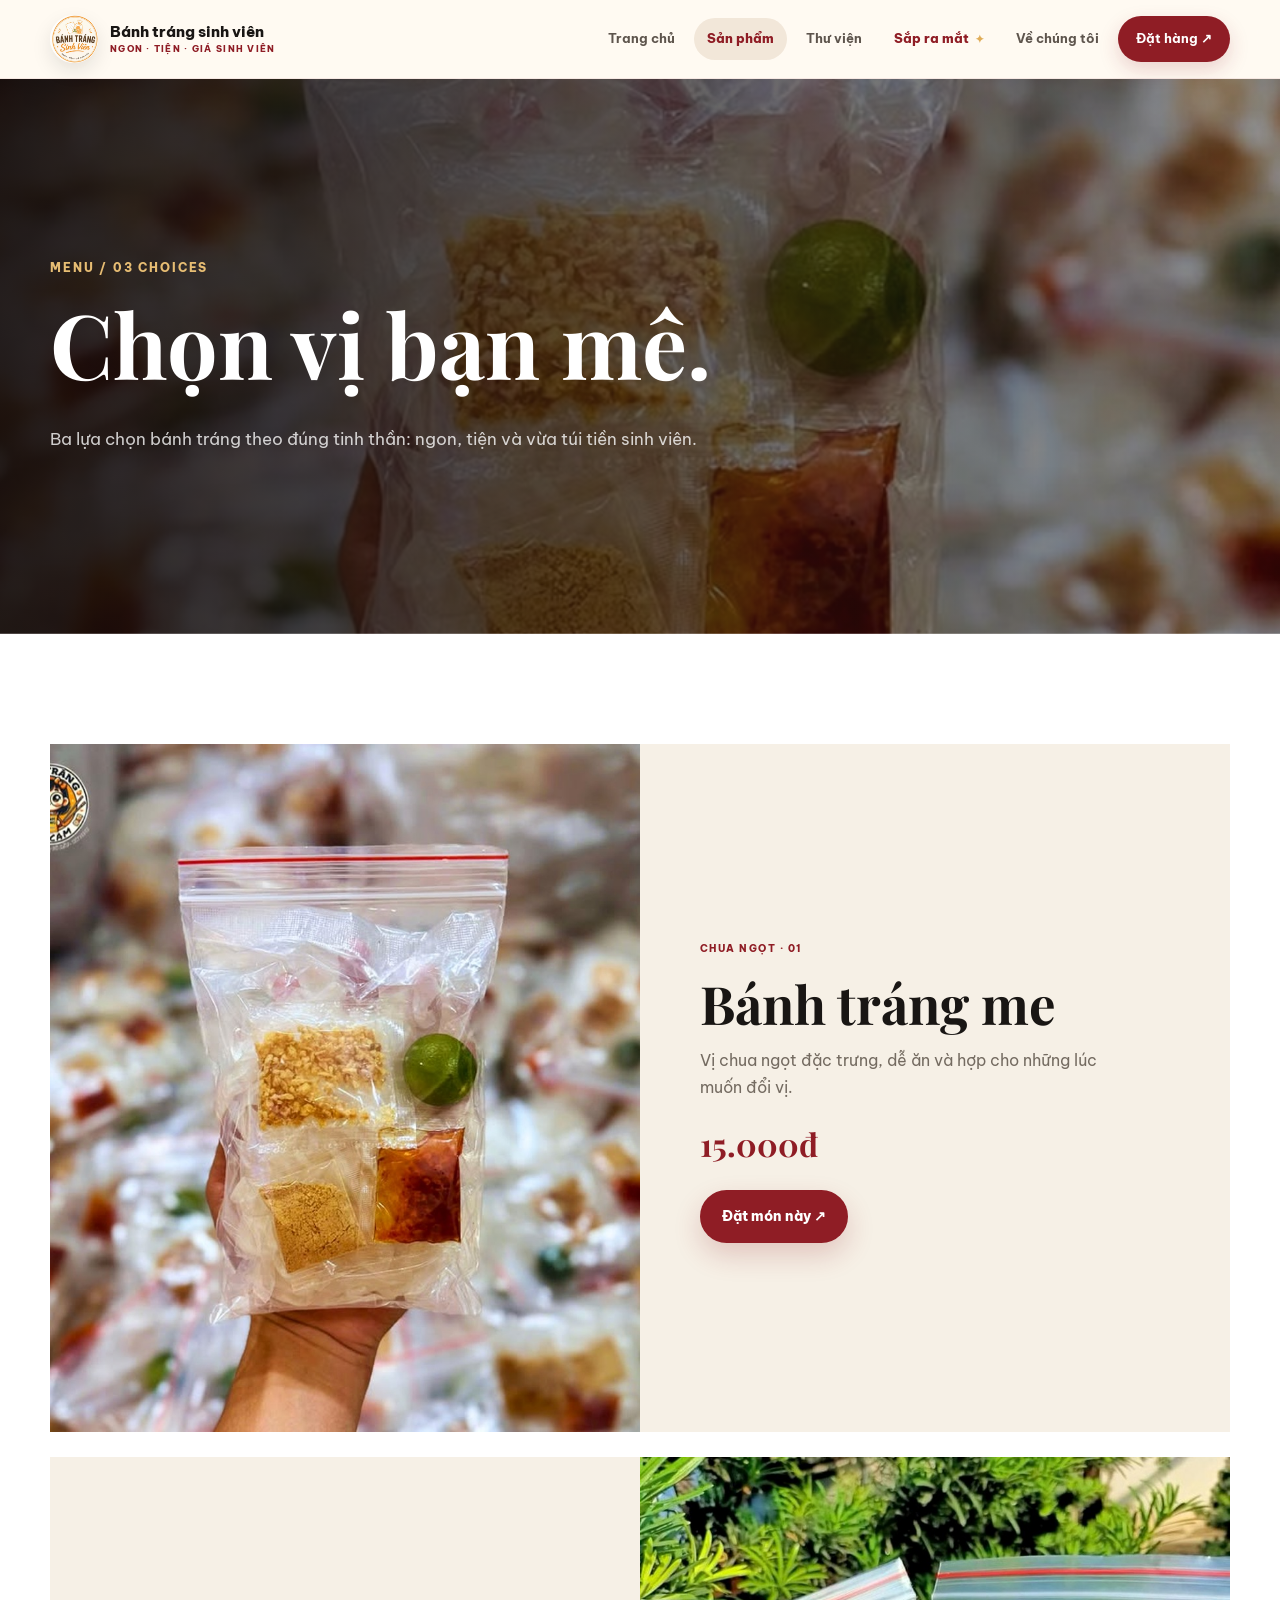
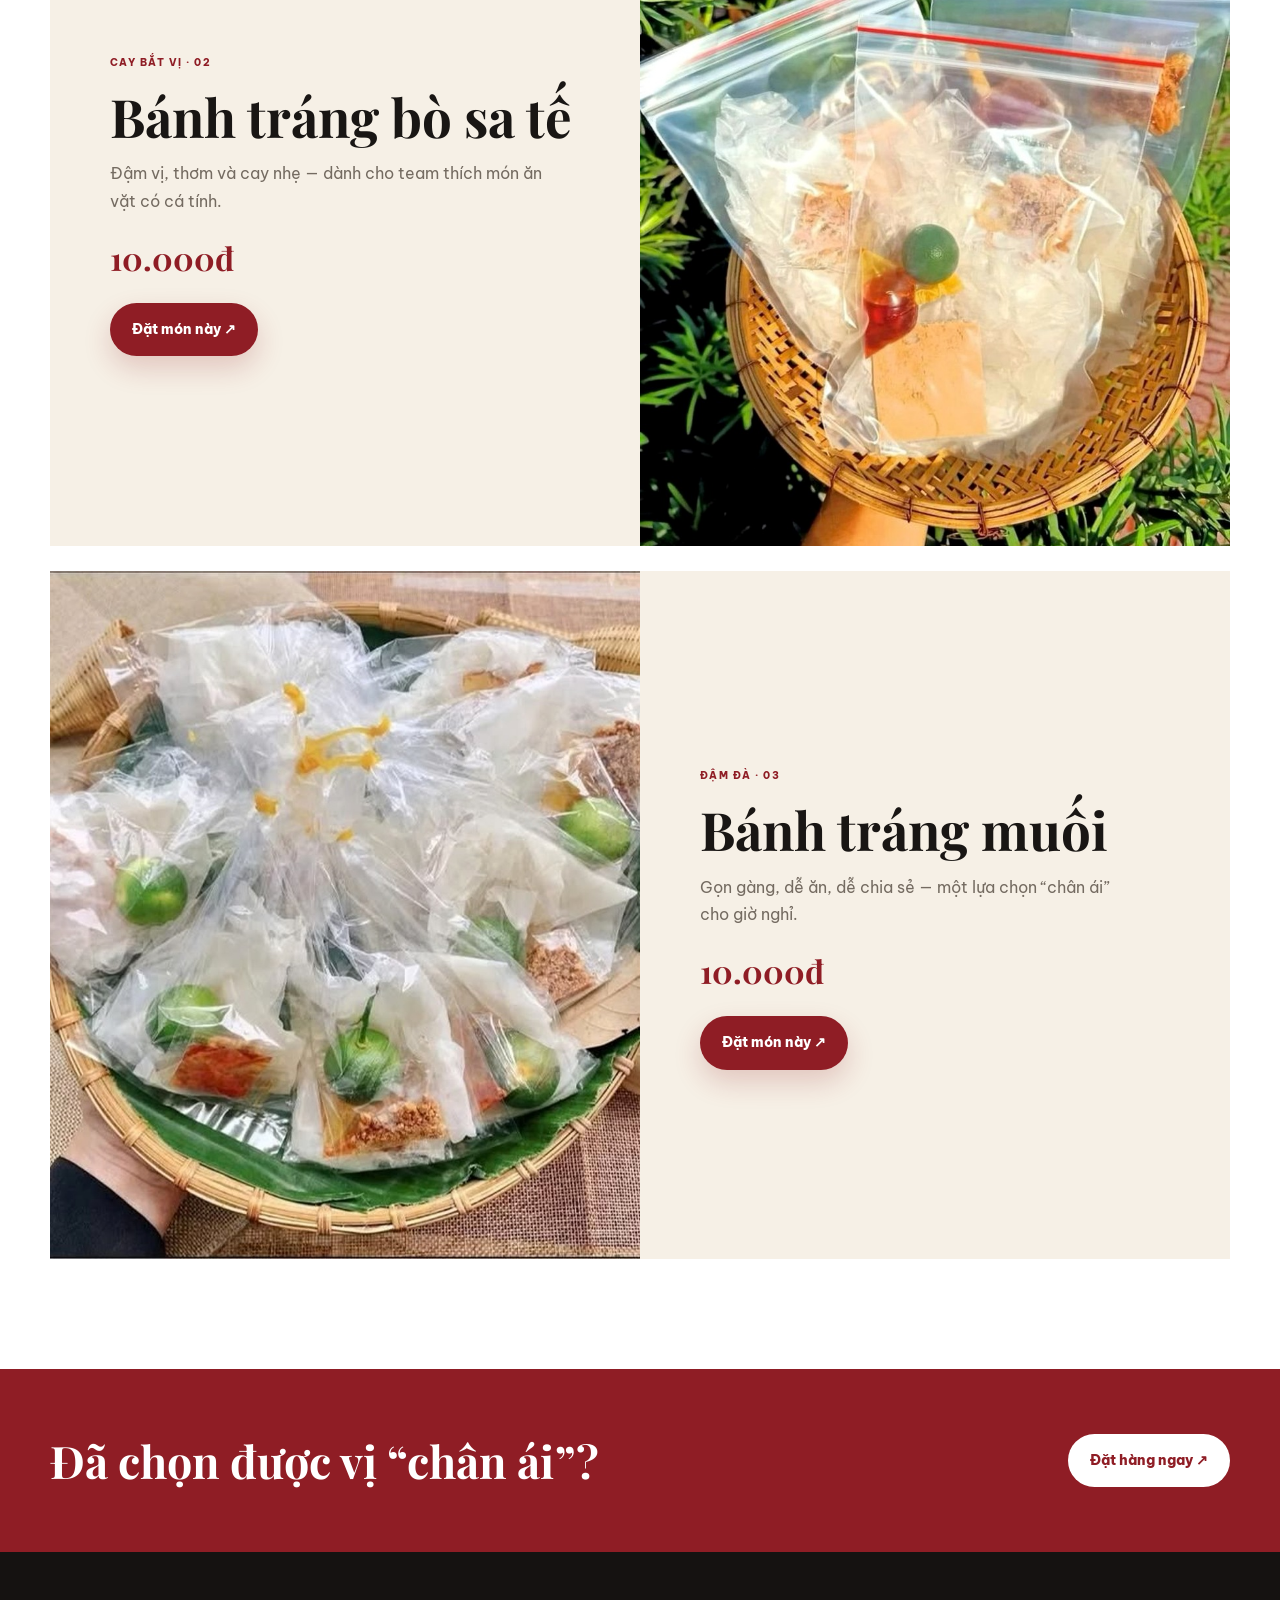
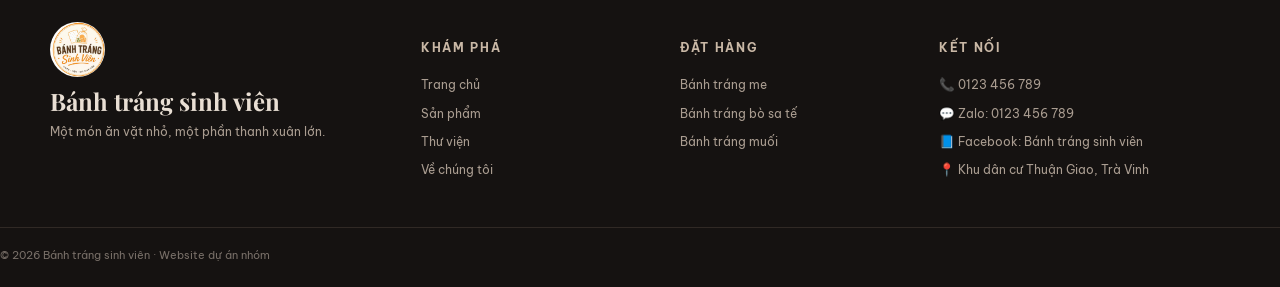
<file: dichvu.html>
<!doctype html><html lang="vi"><head><meta charset="UTF-8"><meta name="viewport" content="width=device-width, initial-scale=1.0"><meta name="theme-color" content="#8f1d25"><link rel="preconnect" href="https://fonts.googleapis.com"><link rel="preconnect" href="https://fonts.gstatic.com" crossorigin><link href="https://fonts.googleapis.com/css2?family=Be+Vietnam+Pro:wght@400;500;600;700;800&family=Playfair+Display:wght@600;700;800&display=swap" rel="stylesheet"><link rel="stylesheet" href="styles.css"><title>Sản phẩm | Bánh Tráng Sinh Viên</title></head><body class="inner-page"><header class="header" id="top"><div class="container nav"><a class="brand" href="index.html"><img src="logo.jpg" alt="Logo Bánh tráng sinh viên"><span>Bánh tráng sinh viên<small>NGON · TIỆN · GIÁ SINH VIÊN</small></span></a><button class="menu-toggle" id="menuToggle" aria-label="Mở menu">☰</button><nav class="nav-links" id="navLinks"><a href="index.html">Trang chủ</a><a href="dichvu.html">Sản phẩm</a><a href="thuvien.html">Thư viện</a><a href="sap-ra-mat.html" class="nav-new">Sắp ra mắt <span>✦</span></a><a href="gioithieu.html">Về chúng tôi</a><a href="dathang.html" class="nav-order">Đặt hàng <span>↗</span></a></nav></div></header><main><section class="page-hero page-hero-dichvu"><div class="container reveal"><span class="eyebrow">MENU / 03 CHOICES</span><h1>Chọn vị bạn mê.</h1><p>Ba lựa chọn bánh tráng theo đúng tinh thần: ngon, tiện và vừa túi tiền sinh viên.</p></div></section><section class="product-list section-pad"><div class="container product-list-grid"><article class="product-detail reveal"><img src="menu-me.jpg" alt="Bánh tráng me"><div><span class="tag">CHUA NGỌT · 01</span><h2>Bánh tráng me</h2><p>Vị chua ngọt đặc trưng, dễ ăn và hợp cho những lúc muốn đổi vị.</p><strong>15.000đ</strong><a class="btn btn-primary" href="dathang.html?mon=me">Đặt món này ↗</a></div></article><article class="product-detail reverse reveal"><img src="menu-sate.jpg" alt="Bánh tráng bò sa tế"><div><span class="tag">CAY BẮT VỊ · 02</span><h2>Bánh tráng bò sa tế</h2><p>Đậm vị, thơm và cay nhẹ — dành cho team thích món ăn vặt có cá tính.</p><strong>10.000đ</strong><a class="btn btn-primary" href="dathang.html?mon=bo-sa-te">Đặt món này ↗</a></div></article><article class="product-detail reveal"><img src="menu-muoi.jpg" alt="Bánh tráng muối"><div><span class="tag">ĐẬM ĐÀ · 03</span><h2>Bánh tráng muối</h2><p>Gọn gàng, dễ ăn, dễ chia sẻ — một lựa chọn “chân ái” cho giờ nghỉ.</p><strong>10.000đ</strong><a class="btn btn-primary" href="dathang.html?mon=muoi">Đặt món này ↗</a></div></article></div></section><section class="cta-band"><div class="container"><h2>Đã chọn được vị “chân ái”?</h2><a class="btn btn-light" href="dathang.html">Đặt hàng ngay ↗</a></div></section></main><footer><div class="container footer-grid"><div class="footer-brand"><img src="logo.jpg" alt="Logo"><h3>Bánh tráng sinh viên</h3><p>Một món ăn vặt nhỏ, một phần thanh xuân lớn.</p></div><div><h4>Khám phá</h4><a href="index.html">Trang chủ</a><a href="dichvu.html">Sản phẩm</a><a href="thuvien.html">Thư viện</a><a href="gioithieu.html">Về chúng tôi</a></div><div><h4>Đặt hàng</h4><a href="dathang.html?mon=me">Bánh tráng me</a><a href="dathang.html?mon=bo-sa-te">Bánh tráng bò sa tế</a><a href="dathang.html?mon=muoi">Bánh tráng muối</a></div><div><h4>Kết nối</h4><p>📞 0123 456 789</p><p>💬 Zalo: 0123 456 789</p><p>📘 Facebook: Bánh tráng sinh viên</p><p>📍 Khu dân cư Thuận Giao, Trà Vinh</p></div></div><div class="copyright">© 2026 Bánh tráng sinh viên · Website dự án nhóm</div></footer><a class="backtop" id="backTop" href="#top" aria-label="Lên đầu trang">↑</a><script>const menuToggle=document.getElementById('menuToggle'),navLinks=document.getElementById('navLinks');if(menuToggle&&navLinks){menuToggle.addEventListener('click',()=>{navLinks.classList.toggle('active');menuToggle.textContent=navLinks.classList.contains('active')?'✕':'☰'});document.querySelectorAll('.nav-links a').forEach(a=>a.addEventListener('click',()=>{navLinks.classList.remove('active');menuToggle.textContent='☰'}))}const current=location.pathname.split('/').pop()||'index.html';document.querySelectorAll('.nav-links a').forEach(a=>{if(a.getAttribute('href').split('?')[0]===current)a.classList.add('active')});const io=new IntersectionObserver(es=>es.forEach(e=>{if(e.isIntersecting)e.target.classList.add('visible')}),{threshold:.1});document.querySelectorAll('.reveal').forEach(e=>io.observe(e));const bt=document.getElementById('backTop');window.addEventListener('scroll',()=>bt&&bt.classList.toggle('show',scrollY>600));bt&&bt.addEventListener('click',e=>{e.preventDefault();scrollTo({top:0,behavior:'smooth'})});</script></body></html>
</file>
<file: styles.css>
:root{--red:#8f1d25;--red2:#b52b35;--cream:#f6f0e6;--paper:#fffaf2;--ink:#191614;--muted:#746b61;--gold:#c8923d;--line:#e4d8c9;--lime:#d7e37b;--shadow:0 20px 55px rgba(52,25,18,.10)}*{box-sizing:border-box}html{scroll-behavior:smooth}body{margin:0;background:var(--paper);color:var(--ink);font-family:'Be Vietnam Pro',sans-serif;line-height:1.7}a{text-decoration:none;color:inherit}img{display:block;max-width:100%}.container{width:min(1180px,calc(100% - 40px));margin:auto}.header{position:sticky;top:0;z-index:100;background:rgba(255,250,242,.92);backdrop-filter:blur(18px);border-bottom:1px solid rgba(143,29,37,.08)}.nav{min-height:78px;display:flex;align-items:center;justify-content:space-between;gap:24px}.brand{display:flex;align-items:center;gap:12px;font-weight:800}.brand img{width:48px;height:48px;object-fit:cover;border-radius:50%;box-shadow:0 8px 20px rgba(0,0,0,.1)}.brand span{font-size:.95rem;line-height:1.15}.brand small{display:block;font-size:.57rem;letter-spacing:.14em;color:var(--red);margin-top:4px}.nav-links{display:flex;align-items:center;gap:6px}.nav-links a{padding:10px 13px;border-radius:999px;font-size:.83rem;font-weight:700;color:#5e554d;transition:.25s}.nav-links a:hover,.nav-links a.active{color:var(--red);background:#f2e7d9}.nav-links .nav-order{background:var(--red);color:#fff;padding:12px 18px;box-shadow:0 8px 20px rgba(143,29,37,.18)}.nav-order:hover{background:var(--red2)!important;color:#fff!important;transform:translateY(-2px)}.menu-toggle{display:none;border:0;background:none;font-size:1.7rem;color:var(--red)}.hero{position:relative;overflow:hidden;background:var(--cream);padding:70px 0 90px}.hero-glow{position:absolute;width:480px;height:480px;background:rgba(215,227,123,.25);border-radius:50%;filter:blur(2px);right:-120px;top:-150px}.hero-grid{display:grid;grid-template-columns:1.02fr .98fr;gap:70px;align-items:center}.kicker,.eyebrow{font-size:.72rem;font-weight:800;letter-spacing:.16em;color:var(--red)}.kicker{display:flex;align-items:center;gap:9px}.kicker span{width:28px;height:2px;background:var(--red)}h1,h2,h3{font-family:'Playfair Display',serif;line-height:1.05;margin:0}.hero h1{font-size:clamp(4rem,7vw,7rem);letter-spacing:-.055em;margin:20px 0}.hero h1 em,h2 em{font-style:italic;color:var(--red)}.hero-lead{max-width:580px;color:var(--muted);font-size:1.02rem}.hero-actions{display:flex;gap:12px;flex-wrap:wrap;margin:28px 0 34px}.btn{display:inline-flex;align-items:center;justify-content:center;gap:8px;padding:14px 21px;border-radius:999px;font-weight:800;font-size:.85rem;border:1px solid transparent;transition:.25s;cursor:pointer}.btn-primary{background:var(--red);color:#fff;box-shadow:0 12px 28px rgba(143,29,37,.2)}.btn-primary:hover{transform:translateY(-3px);background:var(--red2);box-shadow:0 16px 32px rgba(143,29,37,.25)}.btn-ghost{border-color:#cfc1b1;background:rgba(255,255,255,.5)}.btn-ghost:hover{border-color:var(--red);color:var(--red);transform:translateY(-2px)}.btn-dark{background:var(--ink);color:#fff}.btn-light{background:#fff;color:var(--red)}.hero-proof{display:flex;gap:0;border-top:1px solid #d8ccbc;padding-top:20px}.hero-proof div{padding-right:30px;margin-right:30px;border-right:1px solid #d8ccbc}.hero-proof div:last-child{border:0}.hero-proof b{display:block;font-family:'Playfair Display';font-size:1.7rem}.hero-proof span{display:block;color:var(--muted);font-size:.72rem}.hero-art{position:relative}.art-frame{position:relative;background:#fff;padding:13px;transform:rotate(2deg);box-shadow:var(--shadow)}.art-frame img{aspect-ratio:1/1;object-fit:cover}.art-label{position:absolute;left:26px;bottom:26px;background:rgba(255,250,242,.92);padding:10px 14px;min-width:160px;box-shadow:0 10px 25px rgba(0,0,0,.1)}.art-label span{display:block;font-size:.55rem;letter-spacing:.16em;color:var(--red);font-weight:800}.art-label b{font-size:.85rem}.floating-note{position:absolute;background:#fff;padding:14px 17px;box-shadow:var(--shadow);border-radius:14px}.floating-note small{display:block;color:var(--muted);font-size:.67rem}.floating-note b{font-size:.85rem}.note-a{left:-34px;top:17%;transform:rotate(-4deg)}.note-a span{color:var(--red);margin-right:7px}.note-b{right:-22px;bottom:8%;transform:rotate(4deg)}.note-b b{font-family:'Playfair Display';font-size:1.45rem;color:var(--red)}.ticker{overflow:hidden;background:var(--red);color:#fff;padding:13px 0;white-space:nowrap}.ticker div{width:max-content;animation:marquee 28s linear infinite;font-size:.75rem;font-weight:800;letter-spacing:.16em}.ticker i{color:var(--lime);font-style:normal;margin:0 18px}@keyframes marquee{to{transform:translateX(-35%)}}.section-pad{padding:110px 0}.intro{background:#fff}.intro-grid,.visual-grid{display:grid;grid-template-columns:1fr 1fr;gap:90px;align-items:end}.intro h2,.section-top h2,.visual h2{font-size:clamp(2.8rem,5vw,5rem);margin-top:16px}.intro-copy{max-width:540px}.intro-copy p,.section-top>p,.visual-copy>p{color:var(--muted);font-size:1rem}.text-link{display:inline-flex;gap:12px;color:var(--red);font-weight:800;margin-top:16px}.text-link span{transition:.2s}.text-link:hover span{transform:translateX(5px)}.menu{background:var(--cream)}.section-top{display:flex;justify-content:space-between;gap:50px;align-items:end;margin-bottom:42px}.section-top>p{max-width:460px}.menu-grid{display:grid;grid-template-columns:1.12fr 1fr 1fr;gap:18px}.menu-card{background:#fff;border:1px solid var(--line);box-shadow:0 10px 35px rgba(52,25,18,.05);transition:.3s;overflow:hidden}.menu-card:hover{transform:translateY(-8px);box-shadow:var(--shadow)}.menu-photo{position:relative;overflow:hidden}.menu-photo img{width:100%;aspect-ratio:4/4.7;object-fit:cover;transition:.5s}.menu-card:hover .menu-photo img{transform:scale(1.04)}.menu-number{position:absolute;top:14px;left:14px;width:38px;height:38px;border-radius:50%;display:grid;place-items:center;background:#fff;font-weight:800;color:var(--red);font-size:.75rem}.menu-body{padding:25px}.tag{font-size:.62rem;letter-spacing:.15em;font-weight:800;color:var(--red)}.menu-body h3{font-size:1.65rem;margin:9px 0}.menu-body p{color:var(--muted);font-size:.82rem;min-height:72px}.menu-body>div{display:flex;align-items:center;justify-content:space-between;gap:10px;border-top:1px solid var(--line);padding-top:18px}.price{font-family:'Playfair Display';font-size:1.35rem}.menu-body a{font-weight:800;color:var(--red);font-size:.78rem}.why{background:#fff}.why-grid{display:grid;grid-template-columns:repeat(3,1fr);gap:16px}.why-card{border:1px solid var(--line);padding:34px;min-height:230px;display:flex;flex-direction:column;justify-content:space-between;transition:.3s}.why-card:hover{transform:translateY(-6px);box-shadow:var(--shadow)}.why-card span{font-family:'Playfair Display';font-size:2rem;color:#b9aa98}.why-card strong{font-family:'Playfair Display';font-size:1.5rem}.why-card p{color:var(--muted);font-size:.82rem;margin:0}.why-card.dark{background:var(--red);color:#fff;border-color:var(--red)}.why-card.dark span{color:#e9a9ad}.why-card.dark p{color:#f2dadd}.visual{background:#f0e8dc}.visual-copy{align-self:center}.visual-collage{display:grid;grid-template-columns:1.15fr .85fr;gap:12px}.visual-collage img{width:100%;height:100%;object-fit:cover;box-shadow:0 14px 35px rgba(0,0,0,.12)}.visual-collage .v1{grid-row:span 2;min-height:560px}.visual-collage .v2,.visual-collage .v3{min-height:270px}.story-strip{background:var(--red);color:#fff;padding:80px 0}.story-strip-inner{display:flex;align-items:end;justify-content:space-between;gap:30px}.story-strip .eyebrow{color:#f0bfc3}.story-strip h2{font-size:clamp(2.6rem,5vw,4.5rem);margin-top:14px}.reviews{background:var(--paper)}.review-grid{display:grid;grid-template-columns:repeat(3,1fr);gap:18px}.review{background:#fff;border:1px solid var(--line);padding:30px;box-shadow:0 10px 30px rgba(52,25,18,.04)}.stars{color:#c8923d;letter-spacing:.1em}.review p{font-family:'Playfair Display';font-size:1.1rem;line-height:1.45}.review b,.review small{display:block}.review small{color:var(--muted);font-size:.72rem}.final-cta{padding:30px 0 110px}.final-box{background:var(--cream);border:1px solid var(--line);padding:60px;display:flex;justify-content:space-between;align-items:center;gap:30px}.final-box h2{font-size:clamp(2.5rem,4vw,4rem);margin:12px 0}.final-box p{color:var(--muted)}footer{background:#151211;color:#e9dfd4;padding:70px 0 22px}.footer-grid{display:grid;grid-template-columns:1.5fr 1fr 1fr 1.3fr;gap:35px}.footer-brand img{width:55px;height:55px;object-fit:cover;border-radius:50%;margin-bottom:12px}.footer-grid h3{font-family:'Playfair Display';font-size:1.5rem}.footer-grid h4{font-size:.75rem;text-transform:uppercase;letter-spacing:.14em;color:#c9b8a6}.footer-grid a,.footer-grid p{display:block;color:#aa9d91;font-size:.78rem;margin:7px 0}.footer-grid a:hover{color:#fff}.copyright{border-top:1px solid #302925;margin-top:40px;padding-top:18px;color:#786f68;font-size:.68rem}.backtop{position:fixed;right:22px;bottom:22px;width:44px;height:44px;border-radius:50%;background:var(--red);color:#fff;display:grid;place-items:center;opacity:0;pointer-events:none;transform:translateY(10px);transition:.25s;z-index:90}.backtop.show{opacity:1;pointer-events:auto;transform:none}.reveal{opacity:0;transform:translateY(22px);transition:opacity .7s ease,transform .7s ease}.reveal.visible{opacity:1;transform:none}.page-hero{background:var(--cream);padding:105px 0 90px}.page-hero h1{font-size:clamp(3.5rem,7vw,6rem);margin:18px 0}.page-hero p{max-width:620px;color:var(--muted);font-size:1.05rem}.product-list{background:#fff}.product-list-grid{display:flex;flex-direction:column;gap:25px}.product-detail{display:grid;grid-template-columns:1fr 1fr;min-height:520px;background:var(--cream);align-items:center}.product-detail.reverse img{order:2}.product-detail img{width:100%;height:100%;min-height:520px;object-fit:cover}.product-detail>div{padding:60px}.product-detail h2{font-size:3.3rem;margin:15px 0}.product-detail p{color:var(--muted);max-width:440px}.product-detail strong{display:block;font-family:'Playfair Display';font-size:1.8rem;margin:25px 0}.cta-band{background:var(--red);color:#fff;padding:65px 0}.cta-band .container{display:flex;justify-content:space-between;align-items:center;gap:25px}.cta-band h2{font-size:2.8rem}.gallery-head{padding-bottom:70px}.gallery-wall{display:grid;grid-template-columns:repeat(12,1fr);grid-auto-rows:120px;gap:14px}.tile{position:relative;margin:0;overflow:hidden;background:#ddd}.tile img{width:100%;height:100%;object-fit:cover;transition:.5s}.tile:hover img{transform:scale(1.04)}.tile:after{content:'';position:absolute;inset:0;background:linear-gradient(transparent 55%,rgba(0,0,0,.55));pointer-events:none}.tile figcaption{position:absolute;left:18px;right:18px;bottom:16px;color:#fff;z-index:2;font-size:.7rem;font-weight:800;letter-spacing:.12em;display:flex;justify-content:space-between}.tile figcaption span{color:#f0c2c5}.t1{grid-column:span 7;grid-row:span 5}.t2{grid-column:span 5;grid-row:span 3}.t3{grid-column:span 5;grid-row:span 4}.t4{grid-column:span 4;grid-row:span 4}.t5{grid-column:span 8;grid-row:span 4}.t6{grid-column:span 4;grid-row:span 3}.t7{grid-column:span 4;grid-row:span 3}.t8{grid-column:span 4;grid-row:span 3}.t9{grid-column:span 4;grid-row:span 3}.gallery-note{padding-top:24px;color:var(--muted);font-size:.75rem}.gallery-note span{color:var(--red)}.about{background:#fff}.about-grid{display:grid;grid-template-columns:.9fr 1.1fr;gap:80px;align-items:center}.about-photo{background:var(--cream);padding:14px}.about-photo img{width:100%;aspect-ratio:4/5;object-fit:cover}.about-photo span{display:block;text-align:center;padding:14px 0 3px;font-size:.65rem;font-weight:800;letter-spacing:.14em;color:var(--red)}.about-copy h2{font-size:3.5rem;margin:16px 0 24px}.about-copy>p{color:var(--muted)}.values{display:grid;grid-template-columns:repeat(3,1fr);gap:12px;margin-top:30px}.values>div{border-top:2px solid var(--red);padding-top:13px}.values b{color:var(--red);font-size:.7rem}.values strong{display:block;margin:6px 0}.values p{font-size:.73rem;color:var(--muted);margin:0}.quote-section{background:var(--red);color:#fff;padding:110px 0}.quote-section .eyebrow{color:#f1bfc3}.quote-section blockquote{font-family:'Playfair Display';font-size:clamp(3rem,6vw,6rem);line-height:1.05;max-width:900px;margin:20px 0}.quote-section p{color:#f0d9db}.order{background:#fff}.order-grid{display:grid;grid-template-columns:1fr 1fr;gap:24px}.order-side,.order-form{background:var(--cream);padding:45px}.order-highlight h2{font-size:2.8rem;margin:12px 0}.order-highlight>span{color:var(--red);font-size:1.5rem}.order-highlight p{color:var(--muted)}.contact-list{margin:35px 0}.contact-list div{display:flex;justify-content:space-between;gap:15px;border-top:1px solid var(--line);padding:14px 0;font-size:.78rem}.contact-list span{color:var(--muted);text-align:right}.map-wrap{height:220px;overflow:hidden}.map-wrap iframe{width:100%;height:100%;border:0}.order-form{display:flex;flex-direction:column;gap:15px}.form-title h2{font-size:2.4rem;margin:12px 0 20px}.order-form label{font-size:.75rem;font-weight:800}.order-form input,.order-form select,.order-form textarea{display:block;width:100%;margin-top:7px;border:1px solid #d8cbbb;background:#fffaf5;padding:13px 14px;font:inherit;font-size:.8rem;outline:none}.order-form input:focus,.order-form select:focus,.order-form textarea:focus{border-color:var(--red);box-shadow:0 0 0 3px rgba(143,29,37,.08)}.order-form textarea{min-height:110px;resize:vertical}.form-note{font-size:.65rem;color:var(--muted)}.success{position:fixed;right:20px;top:95px;background:#fff;padding:18px 22px;box-shadow:var(--shadow);border-left:4px solid var(--red);z-index:300;opacity:0;transform:translateX(30px);transition:.3s}.success.show{opacity:1;transform:none}.success b,.success span{display:block}.success span{font-size:.75rem;color:var(--muted);margin-top:4px}@media(max-width:900px){.hero-grid,.intro-grid,.visual-grid,.about-grid,.order-grid{grid-template-columns:1fr}.hero{padding-top:50px}.hero-art{max-width:620px;margin:10px auto 0}.menu-grid,.review-grid,.why-grid{grid-template-columns:1fr 1fr}.menu-card.featured{grid-row:span 1}.footer-grid{grid-template-columns:1fr 1fr}.product-detail{grid-template-columns:1fr}.product-detail.reverse img{order:0}.product-detail img{min-height:380px}.gallery-wall{grid-template-columns:1fr 1fr;grid-auto-rows:230px}.t1,.t2,.t3,.t4,.t5{grid-column:span 1;grid-row:span 1}.t1{grid-column:span 2}.t6,.t7,.t8,.t9{grid-column:span 1;grid-row:span 1}.section-top{align-items:start;flex-direction:column;gap:10px}.values{grid-template-columns:1fr}.story-strip-inner,.cta-band .container,.final-box{flex-direction:column;align-items:flex-start}.final-box{padding:40px}.visual-collage .v1{min-height:480px}}@media(max-width:680px){.container{width:min(100% - 28px,1180px)}.nav{min-height:70px}.menu-toggle{display:block}.nav-links{position:absolute;top:70px;left:14px;right:14px;display:none;flex-direction:column;align-items:stretch;background:#fffaf2;border:1px solid var(--line);padding:10px;box-shadow:var(--shadow)}.nav-links.active{display:flex}.nav-links a{border-radius:10px}.nav-links .nav-order{text-align:center}.brand span{font-size:.82rem}.hero h1{font-size:3.6rem}.hero-proof div{padding-right:15px;margin-right:15px}.hero-proof b{font-size:1.35rem}.note-a{left:-8px}.note-b{right:-8px}.section-pad{padding:75px 0}.menu-grid,.review-grid,.why-grid,.footer-grid{grid-template-columns:1fr}.section-top h2,.visual h2,.about-copy h2{font-size:3rem}.visual-collage{grid-template-columns:1fr 1fr}.visual-collage .v1{grid-row:auto;grid-column:span 2;min-height:300px}.visual-collage .v2,.visual-collage .v3{min-height:220px}.page-hero{padding:70px 0 60px}.page-hero h1{font-size:3.5rem}.product-detail>div,.order-side,.order-form{padding:28px}.product-detail h2{font-size:2.7rem}.product-detail img{min-height:330px}.gallery-wall{grid-template-columns:1fr 1fr;grid-auto-rows:210px}.t1{grid-column:span 2;grid-row:span 2}.t2,.t3,.t4,.t5,.t6,.t7,.t8,.t9{grid-column:span 1;grid-row:span 1}.cta-band h2{font-size:2.2rem}.about-copy h2{font-size:2.6rem}.quote-section{padding:75px 0}.quote-section blockquote{font-size:3rem}.footer-grid{gap:22px}}

/* ===== V5 PREMIUM EXPERIENCE ===== */
:root{--red-deep:#68151b;--gold2:#e0ad58}
body{overflow-x:hidden}
.header.scrolled{box-shadow:0 10px 30px rgba(45,20,15,.08);background:rgba(255,250,242,.97)}
.nav-links a.active{color:var(--red);font-weight:800}
.scroll-progress{position:fixed;left:0;top:0;height:3px;width:0;background:linear-gradient(90deg,var(--red),var(--gold2));z-index:500;transition:width .05s linear}
.signature-bar{padding:18px 0;background:#fff;border-top:1px solid var(--line);border-bottom:1px solid var(--line)}
.signature-grid{display:grid;grid-template-columns:repeat(3,1fr);gap:0}
.signature-item{display:flex;align-items:center;justify-content:center;gap:14px;border-right:1px solid var(--line);padding:5px 20px}
.signature-item:last-child{border-right:0}.signature-item span{font-size:.65rem;letter-spacing:.12em;color:var(--muted);font-weight:800}.signature-item strong{font-family:'Playfair Display';font-size:1.25rem;color:var(--red)}
.experience{background:var(--cream)}
.experience-grid{display:grid;grid-template-columns:repeat(3,1fr);gap:14px;margin-top:36px}
.experience-card{background:#fff;padding:34px;min-height:220px;border:1px solid var(--line);position:relative;overflow:hidden;transition:transform .3s,box-shadow .3s}
.experience-card:hover{transform:translateY(-7px);box-shadow:var(--shadow)}
.experience-card .step{font-size:.68rem;font-weight:800;color:var(--red);letter-spacing:.14em}.experience-card h3{font-family:'Playfair Display';font-size:2rem;margin:38px 0 8px}.experience-card p{font-size:.78rem;color:var(--muted);max-width:260px}.experience-card .big-arrow{position:absolute;right:25px;bottom:18px;font-size:3.4rem;font-family:'Playfair Display';color:#eadfd2}
.price-lock{display:inline-flex;align-items:center;gap:8px;margin-top:14px;padding:7px 11px;background:#fff6e8;color:#7b531b;font-size:.68rem;font-weight:800;border:1px solid #efd6ad}
.order-summary{margin-top:18px;padding:18px;background:#fff;border:1px solid var(--line);display:flex;justify-content:space-between;align-items:center;gap:15px}.order-summary span{font-size:.7rem;color:var(--muted)}.order-summary strong{font-size:1.35rem;color:var(--red)}
.product-detail{transition:transform .35s,box-shadow .35s}.product-detail:hover{transform:translateY(-6px);box-shadow:var(--shadow)}
.product-detail strong{display:block;font-family:'Playfair Display';font-size:2rem;color:var(--red);margin:12px 0 18px}
.tile{cursor:zoom-in}.tile img{transition:transform .6s}.tile:hover img{transform:scale(1.045)}
.lightbox{position:fixed;inset:0;background:rgba(20,12,10,.88);display:flex;align-items:center;justify-content:center;padding:30px;z-index:600;opacity:0;pointer-events:none;transition:.25s}.lightbox.show{opacity:1;pointer-events:auto}.lightbox img{max-width:min(1000px,94vw);max-height:88vh;object-fit:contain;box-shadow:0 25px 70px rgba(0,0,0,.35)}.lightbox button{position:absolute;top:22px;right:25px;border:0;background:#fff;color:var(--ink);width:44px;height:44px;border-radius:50%;font-size:1.3rem;cursor:pointer}.lightbox-caption{position:absolute;bottom:20px;color:#fff;font-size:.72rem;letter-spacing:.12em}
.about-stats{display:grid;grid-template-columns:repeat(3,1fr);gap:12px;margin-top:36px}.about-stat{border-top:2px solid var(--red);padding:14px 0}.about-stat strong{font-family:'Playfair Display';font-size:2.2rem;color:var(--red);display:block}.about-stat span{font-size:.68rem;color:var(--muted);text-transform:uppercase;letter-spacing:.08em}
.float-order{position:fixed;right:22px;bottom:22px;z-index:120;display:flex;align-items:center;gap:9px;background:var(--red);color:#fff;padding:12px 16px;border-radius:999px;box-shadow:0 12px 35px rgba(143,29,37,.3);font-size:.72rem;font-weight:800;transform:translateY(90px);opacity:0;transition:.3s}.float-order.show{transform:none;opacity:1}.float-order:hover{background:var(--red-deep);transform:translateY(-3px)}
@media(max-width:900px){.experience-grid{grid-template-columns:1fr 1fr}.signature-item{padding:5px 10px;gap:8px}.about-stats{grid-template-columns:1fr 1fr}}
@media(max-width:680px){.signature-grid{grid-template-columns:1fr;gap:8px}.signature-item{justify-content:flex-start;border-right:0;border-bottom:1px solid var(--line);padding:8px 0}.signature-item:last-child{border-bottom:0}.experience-grid{grid-template-columns:1fr}.about-stats{grid-template-columns:1fr}.float-order{right:14px;bottom:14px}.order-summary{align-items:flex-start;flex-direction:column}}


/* ===== V6 COMING SOON / NEW DROP ===== */
.nav-links .nav-new{position:relative;color:var(--red);font-weight:800}
.nav-links .nav-new span{display:inline-block;color:var(--gold2);font-size:.7rem;margin-left:3px;animation:sparkle 1.8s ease-in-out infinite}
@keyframes sparkle{0%,100%{transform:scale(1) rotate(0deg);opacity:.7}50%{transform:scale(1.35) rotate(12deg);opacity:1}}
.launch-strip{background:#fff8ed;border-bottom:1px solid #eadcc8}
.launch-strip-inner{display:grid;grid-template-columns:78px 1fr auto;align-items:center;gap:18px;padding:12px 0}
.launch-thumb{width:78px;height:62px;overflow:hidden;border-radius:10px;border:1px solid #eadcc8;background:#eee}
.launch-thumb img{width:100%;height:100%;object-fit:cover;transition:transform .5s}
.launch-strip-inner:hover .launch-thumb img{transform:scale(1.08)}
.launch-copy{display:flex;flex-direction:column;gap:3px}
.launch-mini{font-size:.58rem;letter-spacing:.14em;font-weight:900;color:var(--red)}
.launch-copy strong{font-family:'Playfair Display';font-size:1.08rem;color:var(--ink)}
.launch-copy p{margin:0;font-size:.67rem;color:var(--muted)}
.launch-link{display:inline-flex;align-items:center;gap:8px;font-size:.7rem;font-weight:900;color:var(--red);white-space:nowrap}
.launch-link span{font-size:1rem;transition:transform .2s}.launch-link:hover span{transform:translateX(4px)}
.coming-page{background:var(--cream)}
.coming-hero{position:relative;overflow:hidden;background:#17100f;color:#fff;padding:105px 0 95px}
.coming-hero:before{content:"";position:absolute;width:520px;height:520px;border-radius:50%;right:-180px;top:-260px;background:radial-gradient(circle,rgba(224,173,88,.22),transparent 68%)}
.coming-hero:after{content:"";position:absolute;width:440px;height:440px;border-radius:50%;left:-240px;bottom:-280px;background:radial-gradient(circle,rgba(143,29,37,.35),transparent 68%)}
.coming-hero-grid{position:relative;z-index:1;display:grid;grid-template-columns:1.05fr .95fr;gap:65px;align-items:center}
.coming-kicker{display:inline-flex;align-items:center;gap:9px;font-size:.62rem;letter-spacing:.16em;font-weight:900;color:#e7bd73;margin-bottom:20px}.coming-kicker:before{content:"";width:34px;height:1px;background:#e7bd73}
.coming-hero h1{font-family:'Playfair Display';font-size:clamp(3.3rem,6vw,6rem);line-height:.93;margin:0 0 22px;letter-spacing:-.045em}.coming-hero h1 em{font-style:italic;color:#e7bd73}
.coming-hero p{max-width:600px;color:#d9ceca;font-size:.9rem;line-height:1.9;margin:0 0 28px}
.coming-meta{display:flex;flex-wrap:wrap;gap:9px}.coming-meta span{padding:9px 12px;border:1px solid rgba(255,255,255,.16);font-size:.62rem;letter-spacing:.08em;color:#eee1d8}
.teaser-feature{position:relative}.teaser-main{height:520px;overflow:hidden;border:1px solid rgba(255,255,255,.12);background:#241b18}.teaser-main img{width:100%;height:100%;object-fit:cover;filter:saturate(1.05);transition:transform .7s}.teaser-feature:hover .teaser-main img{transform:scale(1.035)}
.teaser-badge{position:absolute;left:18px;bottom:18px;padding:11px 14px;background:rgba(255,250,242,.94);color:var(--red);font-size:.6rem;font-weight:900;letter-spacing:.13em;backdrop-filter:blur(8px)}
.teaser-number{position:absolute;right:16px;top:16px;font-family:'Playfair Display';font-size:5rem;line-height:1;color:rgba(255,255,255,.75);text-shadow:0 8px 35px rgba(0,0,0,.25)}
.teaser-section{padding:95px 0}.teaser-intro{display:grid;grid-template-columns:.85fr 1.15fr;gap:55px;align-items:end;margin-bottom:42px}.teaser-intro h2{font-family:'Playfair Display';font-size:clamp(2.8rem,4.5vw,4.5rem);line-height:.98;margin:10px 0 0;letter-spacing:-.035em}.teaser-intro h2 em{color:var(--red);font-style:italic}.teaser-intro p{max-width:560px;color:var(--muted);font-size:.82rem;line-height:1.9;margin:0}
.teaser-grid{display:grid;grid-template-columns:repeat(2,1fr);gap:18px}.teaser-card{background:#fff;border:1px solid var(--line);position:relative;overflow:hidden;transition:transform .35s,box-shadow .35s}.teaser-card:hover{transform:translateY(-8px);box-shadow:var(--shadow)}.teaser-photo{height:380px;overflow:hidden;position:relative;background:#eee}.teaser-photo img{width:100%;height:100%;object-fit:cover;transition:transform .7s}.teaser-card:hover .teaser-photo img{transform:scale(1.045)}.teaser-card:nth-child(2) .teaser-photo img,.teaser-card:nth-child(4) .teaser-photo img{object-position:center 45%}.teaser-card-body{padding:25px 27px 28px}.teaser-card-body .tag{margin-bottom:9px}.teaser-card-body h3{font-family:'Playfair Display';font-size:2rem;margin:0 0 8px}.teaser-card-body p{font-size:.76rem;line-height:1.75;color:var(--muted);margin:0;max-width:480px}.teaser-status{display:flex;align-items:center;justify-content:space-between;gap:12px;margin-top:18px;padding-top:15px;border-top:1px solid var(--line)}.status-dot{display:inline-flex;align-items:center;gap:7px;font-size:.62rem;font-weight:900;letter-spacing:.08em;color:var(--red)}.status-dot i{width:7px;height:7px;border-radius:50%;background:#e0ad58;box-shadow:0 0 0 5px rgba(224,173,88,.14)}.teaser-status span:last-child{font-size:.6rem;color:var(--muted);letter-spacing:.06em}
.launch-note{background:#fff;border-top:1px solid var(--line);border-bottom:1px solid var(--line);padding:68px 0}.launch-note-grid{display:grid;grid-template-columns:1fr 1fr;gap:30px}.launch-note-card{padding:36px;background:#f8f0e5;border:1px solid #eadcc8}.launch-note-card.dark{background:#68151b;color:#fff;border-color:#68151b}.launch-note-card h3{font-family:'Playfair Display';font-size:2rem;margin:0 0 10px}.launch-note-card p{font-size:.76rem;line-height:1.8;color:var(--muted);margin:0}.launch-note-card.dark p{color:#e6d7d4}.launch-note-card .mini-label{font-size:.6rem;font-weight:900;letter-spacing:.14em;color:var(--red);display:block;margin-bottom:18px}.launch-note-card.dark .mini-label{color:#e7bd73}
.vote-row{display:flex;flex-wrap:wrap;gap:8px;margin-top:20px}.vote-chip{border:1px solid #d8c6b4;background:#fff;padding:10px 13px;font:inherit;font-size:.62rem;font-weight:800;color:var(--ink);cursor:pointer;transition:.2s}.vote-chip:hover,.vote-chip.selected{background:var(--red);color:#fff;border-color:var(--red)}
.launch-cta{padding:88px 0}.launch-cta-box{background:#17100f;color:#fff;padding:58px;display:flex;align-items:center;justify-content:space-between;gap:30px;position:relative;overflow:hidden}.launch-cta-box:after{content:"COMING SOON";position:absolute;right:-40px;bottom:-28px;font-family:'Playfair Display';font-size:7rem;font-weight:800;color:rgba(255,255,255,.045);white-space:nowrap}.launch-cta-box h2{font-family:'Playfair Display';font-size:clamp(2.4rem,4vw,4rem);line-height:1;margin:7px 0 10px;position:relative;z-index:1}.launch-cta-box p{color:#cfc1bb;font-size:.78rem;position:relative;z-index:1}.launch-cta-box .btn{position:relative;z-index:2}
@media(max-width:900px){.coming-hero-grid{grid-template-columns:1fr;gap:35px}.teaser-feature{max-width:620px}.teaser-main{height:430px}.teaser-intro{grid-template-columns:1fr;gap:20px}.launch-note-grid{grid-template-columns:1fr}.launch-cta-box{padding:40px;align-items:flex-start;flex-direction:column}}
@media(max-width:680px){.launch-strip-inner{grid-template-columns:60px 1fr}.launch-thumb{width:60px;height:52px}.launch-link{grid-column:2}.launch-copy strong{font-size:.95rem}.coming-hero{padding:75px 0}.coming-hero h1{font-size:3.4rem}.teaser-main{height:330px}.teaser-grid{grid-template-columns:1fr}.teaser-photo{height:330px}.teaser-card-body{padding:22px}.launch-cta{padding:65px 0}.launch-cta-box{padding:30px 24px}.launch-cta-box:after{font-size:4rem;right:-20px}.coming-meta span{font-size:.56rem}}

/* ===== V7 BRAND EXPERIENCE ===== */
.mood{background:#f7f1e8;border-top:1px solid var(--line);border-bottom:1px solid var(--line)}
.mood-head{display:grid;grid-template-columns:1fr .8fr;gap:50px;align-items:end;margin-bottom:34px}.mood-head h2,.stats-head h2{font-family:'Playfair Display';font-size:clamp(2.8rem,4.8vw,4.8rem);line-height:.96;letter-spacing:-.04em;margin:10px 0 0}.mood-head h2 em,.stats-head h2 em{font-style:italic;color:var(--red)}.mood-head p{max-width:500px;color:var(--muted);font-size:.8rem;line-height:1.9;margin:0}
.mood-grid{display:grid;grid-template-columns:repeat(3,1fr);gap:14px}.mood-card{border:1px solid #ddcfbf;background:#fff;padding:26px;text-align:left;cursor:pointer;transition:.3s;position:relative;font:inherit;color:var(--ink)}.mood-card:hover{transform:translateY(-5px);box-shadow:var(--shadow)}.mood-card.active{background:var(--red);color:#fff;border-color:var(--red);box-shadow:0 18px 45px rgba(143,29,37,.18)}.mood-icon{font-size:1.8rem;display:block;margin-bottom:18px}.mood-card strong{display:block;font-family:'Playfair Display';font-size:1.45rem;margin-bottom:5px}.mood-card small{font-size:.68rem;color:var(--muted)}.mood-card.active small{color:#f0dfda}.mood-result{margin-top:14px;background:#fff;border:1px solid var(--line);padding:20px 24px;display:grid;grid-template-columns:auto 1fr auto auto;gap:14px;align-items:center}.mood-result>span{font-size:.56rem;letter-spacing:.13em;font-weight:900;color:var(--red)}.mood-result strong{font-family:'Playfair Display';font-size:1.2rem}.mood-result p{font-size:.68rem;color:var(--muted);margin:0}.mood-result a{font-size:.68rem;font-weight:900;color:var(--red);white-space:nowrap}.mood-result.pulse{animation:resultPulse .45s ease}@keyframes resultPulse{50%{transform:scale(1.015);box-shadow:0 12px 35px rgba(143,29,37,.12)}}
.insight{background:#17100f;color:#fff}.insight-grid{display:grid;grid-template-columns:.9fr 1.1fr;gap:80px;align-items:center}.insight-label h2{font-family:'Playfair Display';font-size:clamp(2.8rem,4.8vw,4.8rem);line-height:.96;letter-spacing:-.04em;margin:10px 0}.insight-label h2 em{font-style:italic;color:#e7bd73}.insight-flow{display:flex;flex-direction:column;gap:14px}.insight-flow>div{border:1px solid rgba(255,255,255,.12);padding:22px 24px;background:rgba(255,255,255,.025)}.insight-flow span{display:block;font-size:.55rem;letter-spacing:.15em;font-weight:900;color:#e7bd73;margin-bottom:8px}.insight-flow strong{font-size:.82rem;line-height:1.65}.insight-flow i{text-align:center;color:#e7bd73;font-style:normal;font-size:1.2rem}
.brand-stats{background:#fff}.stats-head{display:flex;justify-content:space-between;align-items:end;margin-bottom:36px}.stats-head h2{margin:8px 0 0}.stats-grid{display:grid;grid-template-columns:repeat(4,1fr);border-top:1px solid var(--line);border-bottom:1px solid var(--line)}.stat-card{padding:30px 20px;border-right:1px solid var(--line)}.stat-card:last-child{border-right:0}.stat-card strong{display:block;font-family:'Playfair Display';font-size:clamp(3rem,5vw,5rem);line-height:1;color:var(--red);margin-bottom:12px}.stat-card span{font-size:.64rem;text-transform:uppercase;letter-spacing:.09em;color:var(--muted)}
@media(max-width:900px){.mood-head,.insight-grid{grid-template-columns:1fr;gap:20px}.mood-result{grid-template-columns:1fr 1fr}.mood-result p{grid-column:1/-1}.mood-result a{justify-self:start}.stats-grid{grid-template-columns:1fr 1fr}.stat-card:nth-child(2){border-right:0}.stat-card:nth-child(-n+2){border-bottom:1px solid var(--line)}}
@media(max-width:680px){.mood-grid{grid-template-columns:1fr}.mood-card{padding:20px}.mood-result{grid-template-columns:1fr}.mood-result p{grid-column:auto}.stats-head{display:block}.stats-grid{grid-template-columns:1fr}.stat-card{border-right:0!important;border-bottom:1px solid var(--line)!important}.stat-card:last-child{border-bottom:0!important}.insight-flow>div{padding:18px}}

/* ===== V7 COMING SOON COUNTDOWN ===== */
.launch-countdown{margin-top:30px}.countdown-label{font-size:.57rem;letter-spacing:.14em;font-weight:900;color:#e7bd73;margin-bottom:10px}.countdown-grid{display:flex;gap:8px}.count-box{min-width:70px;padding:12px 10px;border:1px solid rgba(255,255,255,.15);background:rgba(255,255,255,.04);text-align:center}.count-box strong{display:block;font-family:'Playfair Display';font-size:1.6rem}.count-box span{font-size:.5rem;letter-spacing:.1em;color:#bfb0aa}.remind-btn{margin-top:14px;border:1px solid rgba(255,255,255,.2);background:transparent;color:#fff;padding:10px 14px;font:inherit;font-size:.62rem;font-weight:900;cursor:pointer;transition:.25s}.remind-btn:hover,.remind-btn.saved{background:#e7bd73;color:#17100f;border-color:#e7bd73}


/* ===== V8 VISUAL EXPERIENCE ===== */
.page-hero{position:relative;overflow:hidden;background-image:linear-gradient(90deg,rgba(20,12,10,.92) 0%,rgba(20,12,10,.72) 48%,rgba(20,12,10,.22) 100%),url('assets/BT1.jpg');background-size:cover;background-position:center 52%;}
.page-hero::after{content:"";position:absolute;inset:auto 0 0;height:1px;background:rgba(255,255,255,.2)}
.page-hero .container{position:relative;z-index:1;min-height:360px;display:flex;flex-direction:column;justify-content:center}
.page-hero .eyebrow{color:#e7bd73}
.page-hero h1,.page-hero p{color:#fff}
.page-hero p{max-width:650px;color:rgba(255,255,255,.78)}
body.inner-page .page-hero{min-height:360px}

/* Homepage visual storytelling */
.insight-grid{position:relative}
.insight-visual{margin-top:32px;display:grid;grid-template-columns:1.3fr .7fr;gap:14px;min-height:300px}
.insight-visual img{width:100%;height:100%;object-fit:cover;border-radius:24px;display:block}
.insight-visual .insight-photo-main{height:320px}
.insight-visual .insight-photo-side{height:320px;display:grid;grid-template-rows:1fr 1fr;gap:14px}
.insight-photo-side img{height:100%;min-height:0}
.visual-caption{position:absolute;left:28px;bottom:28px;padding:12px 16px;border-radius:999px;background:rgba(255,255,255,.9);font-size:11px;font-weight:800;letter-spacing:.12em;color:#6e161d;box-shadow:0 12px 35px rgba(0,0,0,.16)}
.why-card{position:relative;overflow:hidden}
.why-card::after{content:"";position:absolute;inset:0;background:linear-gradient(135deg,transparent 42%,rgba(143,29,37,.07));pointer-events:none}
.why-card-visual{margin:-26px -26px 22px;height:150px;overflow:hidden}
.why-card-visual img{width:100%;height:100%;object-fit:cover;transition:transform .6s ease}
.why-card:hover .why-card-visual img{transform:scale(1.07)}
.experience-card{position:relative;overflow:hidden;min-height:340px}
.experience-card-photo{height:145px;margin:-30px -30px 25px;overflow:hidden}
.experience-card-photo img{width:100%;height:100%;object-fit:cover;transition:transform .6s ease}
.experience-card:hover .experience-card-photo img{transform:scale(1.06)}
.experience-card .big-arrow{z-index:2}

/* Inner pages: visual side panels */
.about-visual-stack{display:grid;grid-template-columns:1.2fr .8fr;gap:14px;margin-top:34px}
.about-visual-stack img{width:100%;height:270px;object-fit:cover;border-radius:22px}
.about-visual-stack .small-stack{display:grid;gap:14px}
.about-visual-stack .small-stack img{height:128px}
.order-visual{margin-top:22px;border-radius:24px;overflow:hidden;position:relative;min-height:260px}
.order-visual img{width:100%;height:260px;object-fit:cover;display:block}
.order-visual span{position:absolute;left:18px;bottom:18px;background:rgba(20,12,10,.78);color:#fff;padding:10px 14px;border-radius:999px;font-size:11px;font-weight:800;letter-spacing:.1em}

/* Service product cards richer */
.product-detail{overflow:hidden}
.product-detail img{transition:transform .7s ease}
.product-detail:hover img{transform:scale(1.035)}
.product-detail::after{content:"";position:absolute;left:0;right:0;bottom:0;height:4px;background:linear-gradient(90deg,#8f1d25,#e7bd73);transform:scaleX(0);transform-origin:left;transition:transform .45s ease}
.product-detail:hover::after{transform:scaleX(1)}

/* Floating image badges */
.image-badge{display:inline-flex;align-items:center;gap:8px;padding:8px 12px;background:#fff;border:1px solid rgba(30,20,15,.08);border-radius:999px;font-size:11px;font-weight:800;letter-spacing:.08em;box-shadow:0 10px 25px rgba(0,0,0,.08)}

@media(max-width:820px){
 .page-hero,.page-hero .container{min-height:300px}
 .insight-visual{grid-template-columns:1fr}
 .insight-visual .insight-photo-main,.insight-visual .insight-photo-side{height:230px}
 .about-visual-stack{grid-template-columns:1fr}
 .about-visual-stack img{height:240px}
 .about-visual-stack .small-stack{grid-template-columns:1fr 1fr}
 .about-visual-stack .small-stack img{height:150px}
 .order-visual img{height:220px}
}
@media(max-width:560px){
 .page-hero,.page-hero .container{min-height:270px}
 .about-visual-stack .small-stack{grid-template-columns:1fr}
 .about-visual-stack .small-stack img{height:180px}
 .why-card-visual{height:130px}
 .experience-card-photo{height:125px}
}

.page-hero-dichvu{background-image:linear-gradient(90deg,rgba(20,12,10,.92),rgba(20,12,10,.4)),url('menu-me.jpg')}
.page-hero-gioithieu{background-image:linear-gradient(90deg,rgba(20,12,10,.92),rgba(20,12,10,.35)),url('assets/BT3.jpg')}
.page-hero-dathang{background-image:linear-gradient(90deg,rgba(20,12,10,.94),rgba(20,12,10,.38)),url('assets/BT5.jpg')}


/* ===== V9 WOW / EDITORIAL BRAND EXPERIENCE ===== */
.hero-v9{min-height:calc(100vh - 78px);display:flex;align-items:center;padding:55px 0 70px;background:#f3eadf;isolation:isolate}
.hero-v9-word{position:absolute;font-family:'Playfair Display',serif;font-size:clamp(8rem,18vw,17rem);font-weight:800;line-height:.72;letter-spacing:-.08em;color:rgba(143,29,37,.055);pointer-events:none;z-index:-1;white-space:nowrap}
.hero-v9-word-a{left:-1vw;top:8vh}.hero-v9-word-b{right:-5vw;bottom:4vh;color:rgba(25,22,20,.045)}
.hero-v9-side{position:absolute;right:22px;top:45%;writing-mode:vertical-rl;transform:rotate(180deg);font-size:.55rem;letter-spacing:.22em;font-weight:900;color:#8f1d25;opacity:.75}
.hero-v9-orbit{position:absolute;width:190px;height:190px;border:1px solid rgba(143,29,37,.14);border-radius:50%;right:39%;top:10%;z-index:-1}.hero-v9-orbit:before{content:'✦';position:absolute;left:50%;top:-9px;transform:translateX(-50%);background:#f3eadf;color:#c8923d;padding:0 8px;font-size:.9rem}
.hero-v9 .hero-grid{width:100%}.hero-v9 .hero-copy{position:relative;z-index:2}.hero-v9 .hero h1{max-width:760px}.hero-v9 .hero-art{filter:drop-shadow(0 30px 45px rgba(52,25,18,.12));transition:transform .15s ease-out}.hero-v9 .art-frame{border-radius:3px;padding:10px;transform:rotate(1.5deg)}.hero-v9 .art-frame:before{content:'';position:absolute;inset:10px;border:1px solid rgba(255,255,255,.6);z-index:2;pointer-events:none}.hero-v9 .floating-note{border-radius:3px}.hero-v9 .note-a{left:-48px}.hero-v9 .note-b{right:-35px}
.photo-rail-v9{overflow:hidden;background:#17100f;padding:18px 0;border-top:1px solid #2b211e;border-bottom:1px solid #2b211e}.photo-rail-track{display:flex;width:max-content;animation:photoRail 36s linear infinite}.photo-rail-v9 figure{position:relative;width:260px;height:170px;margin:0 8px;overflow:hidden;background:#2a211d}.photo-rail-v9 img{width:100%;height:100%;object-fit:cover;opacity:.9;transition:transform .6s}.photo-rail-v9 figure:hover img{transform:scale(1.08)}.photo-rail-v9 figcaption{position:absolute;left:12px;bottom:10px;color:#fff;font-size:.55rem;font-weight:900;letter-spacing:.13em;text-shadow:0 2px 10px #000}.photo-rail-v9 figure:after{content:'';position:absolute;inset:0;background:linear-gradient(transparent 50%,rgba(0,0,0,.55));pointer-events:none}@keyframes photoRail{to{transform:translateX(-50%)}}
.flavor-lab-v9{background:#17100f;color:#fff;position:relative;overflow:hidden}.flavor-lab-v9:before{content:'FLAVOR';position:absolute;right:-5vw;top:-30px;font:800 clamp(8rem,18vw,16rem)/1 'Playfair Display';color:rgba(255,255,255,.025);pointer-events:none}.lab-head{display:flex;justify-content:space-between;align-items:end;gap:50px;margin-bottom:35px}.lab-head h2{font:800 clamp(3rem,5vw,5.2rem)/.92 'Playfair Display';letter-spacing:-.04em;margin-top:10px}.lab-head h2 em{color:#e7bd73}.lab-head p{max-width:450px;color:#b9aaa1;font-size:.8rem}.lab-shell{display:grid;grid-template-columns:1.15fr .85fr;min-height:560px;border:1px solid rgba(255,255,255,.12);background:#201715}.lab-image{position:relative;overflow:hidden;min-height:560px}.lab-image img{width:100%;height:100%;object-fit:cover;transition:opacity .18s,transform .7s}.lab-image img.swap{opacity:.15;transform:scale(1.04)}.lab-image:after{content:'';position:absolute;inset:0;background:linear-gradient(90deg,transparent 45%,rgba(20,12,10,.45));pointer-events:none}.lab-stamp{position:absolute;left:24px;top:24px;border:1px solid rgba(255,255,255,.7);border-radius:50%;width:92px;height:92px;display:grid;place-items:center;text-align:center;font-size:.5rem;line-height:1.35;letter-spacing:.12em;font-weight:900;transform:rotate(-12deg);z-index:2}.lab-price{position:absolute;right:25px;bottom:25px;background:#e7bd73;color:#17100f;padding:11px 15px;font:800 1.15rem 'Playfair Display';z-index:2}.lab-info{padding:55px;display:flex;flex-direction:column;justify-content:center}.lab-index{color:#e7bd73;font-size:.58rem;letter-spacing:.16em;font-weight:900}.lab-info h3{font-size:clamp(2.4rem,4vw,4rem);margin:16px 0 12px}.lab-info p{color:#b9aaa1;max-width:400px}.lab-tags{display:flex;gap:7px;flex-wrap:wrap;margin:18px 0 30px}.lab-tags span{border:1px solid rgba(255,255,255,.15);padding:7px 10px;font-size:.55rem;letter-spacing:.1em;color:#dfd3cc}.lab-controls{display:flex;gap:8px;margin-bottom:25px}.lab-btn{width:48px;height:42px;border:1px solid rgba(255,255,255,.15);background:transparent;color:#fff;font:800 .7rem 'Be Vietnam Pro';cursor:pointer;transition:.25s}.lab-btn:hover,.lab-btn.active{background:#8f1d25;border-color:#8f1d25;transform:translateY(-3px)}
/* stronger section transitions */
.section-pad{position:relative}.menu,.why,.visual,.reviews{overflow:hidden}.menu:before,.why:before,.reviews:before{content:'';position:absolute;width:180px;height:180px;border-radius:50%;border:1px solid rgba(143,29,37,.08);right:-80px;top:70px}.menu:after{content:'03';position:absolute;left:2vw;bottom:30px;font:800 8rem/.8 'Playfair Display';color:rgba(143,29,37,.035);pointer-events:none}
.final-box{position:relative;overflow:hidden}.final-box:after{content:'✦';position:absolute;right:60px;top:25px;font-size:9rem;color:rgba(143,29,37,.06);transform:rotate(15deg)}
@media(max-width:900px){.hero-v9{min-height:auto}.hero-v9-side{display:none}.hero-v9-orbit{right:5%;top:3%}.lab-head{display:block}.lab-head p{margin-top:18px}.lab-shell{grid-template-columns:1fr}.lab-image{min-height:440px}.lab-info{padding:38px}}
@media(max-width:680px){.hero-v9{padding:42px 0 58px}.hero-v9-word{font-size:7rem}.hero-v9-word-a{top:13vh}.hero-v9-word-b{bottom:10vh}.hero-v9-orbit{width:110px;height:110px;right:2%;top:2%}.hero-v9 .note-a{left:-7px}.hero-v9 .note-b{right:-7px}.photo-rail-v9 figure{width:210px;height:140px}.lab-image{min-height:350px}.lab-info{padding:30px}.lab-info h3{font-size:2.6rem}.final-box:after{right:10px;font-size:6rem}}

/* V10 — VISUAL COLLECTION */
.fresh-collection{background:var(--ink);color:#fff;overflow:hidden}.fresh-grid{display:grid;grid-template-columns:1.15fr .85fr;gap:56px;align-items:center}.fresh-feature{position:relative;min-height:620px;border-radius:34px;overflow:hidden;box-shadow:0 30px 80px rgba(0,0,0,.28)}.fresh-feature img{width:100%;height:100%;min-height:620px;object-fit:cover;transition:transform .8s}.fresh-feature:hover img{transform:scale(1.035)}.fresh-feature:after{content:"";position:absolute;inset:0;background:linear-gradient(180deg,transparent 45%,rgba(0,0,0,.75));pointer-events:none}.fresh-overlay{position:absolute;left:32px;right:32px;bottom:30px;z-index:2}.fresh-overlay span{font-size:.68rem;letter-spacing:.18em;font-weight:800;color:#f2d9ad}.fresh-overlay b{display:block;font-family:'Playfair Display',serif;font-size:clamp(2rem,4vw,3.6rem);line-height:1.02;margin-top:10px}.fresh-copy .eyebrow{color:#f2d9ad}.fresh-copy h2{font-size:clamp(3rem,5vw,5.2rem);margin:16px 0}.fresh-copy h2 em{color:#f2d9ad}.fresh-copy p{color:#d9d0c7;max-width:500px}.fresh-mini-grid{display:grid;grid-template-columns:repeat(4,1fr);gap:9px;margin:24px 0 28px}.fresh-mini-grid img{aspect-ratio:1;object-fit:cover;border-radius:14px;transition:transform .3s}.fresh-mini-grid img:hover{transform:translateY(-5px) rotate(-1deg)}.fresh-copy .btn-dark{background:#f2d9ad;color:var(--ink)}.gallery-wall .tile img{cursor:zoom-in}
@media(max-width:900px){.fresh-grid{grid-template-columns:1fr;gap:30px}.fresh-feature,.fresh-feature img{min-height:440px}.fresh-copy h2{font-size:3.4rem}}
@media(max-width:560px){.fresh-feature,.fresh-feature img{min-height:360px}.fresh-overlay{left:20px;right:20px;bottom:20px}.fresh-overlay b{font-size:2rem}.fresh-mini-grid{gap:6px}.fresh-copy h2{font-size:2.8rem}}
</file>
